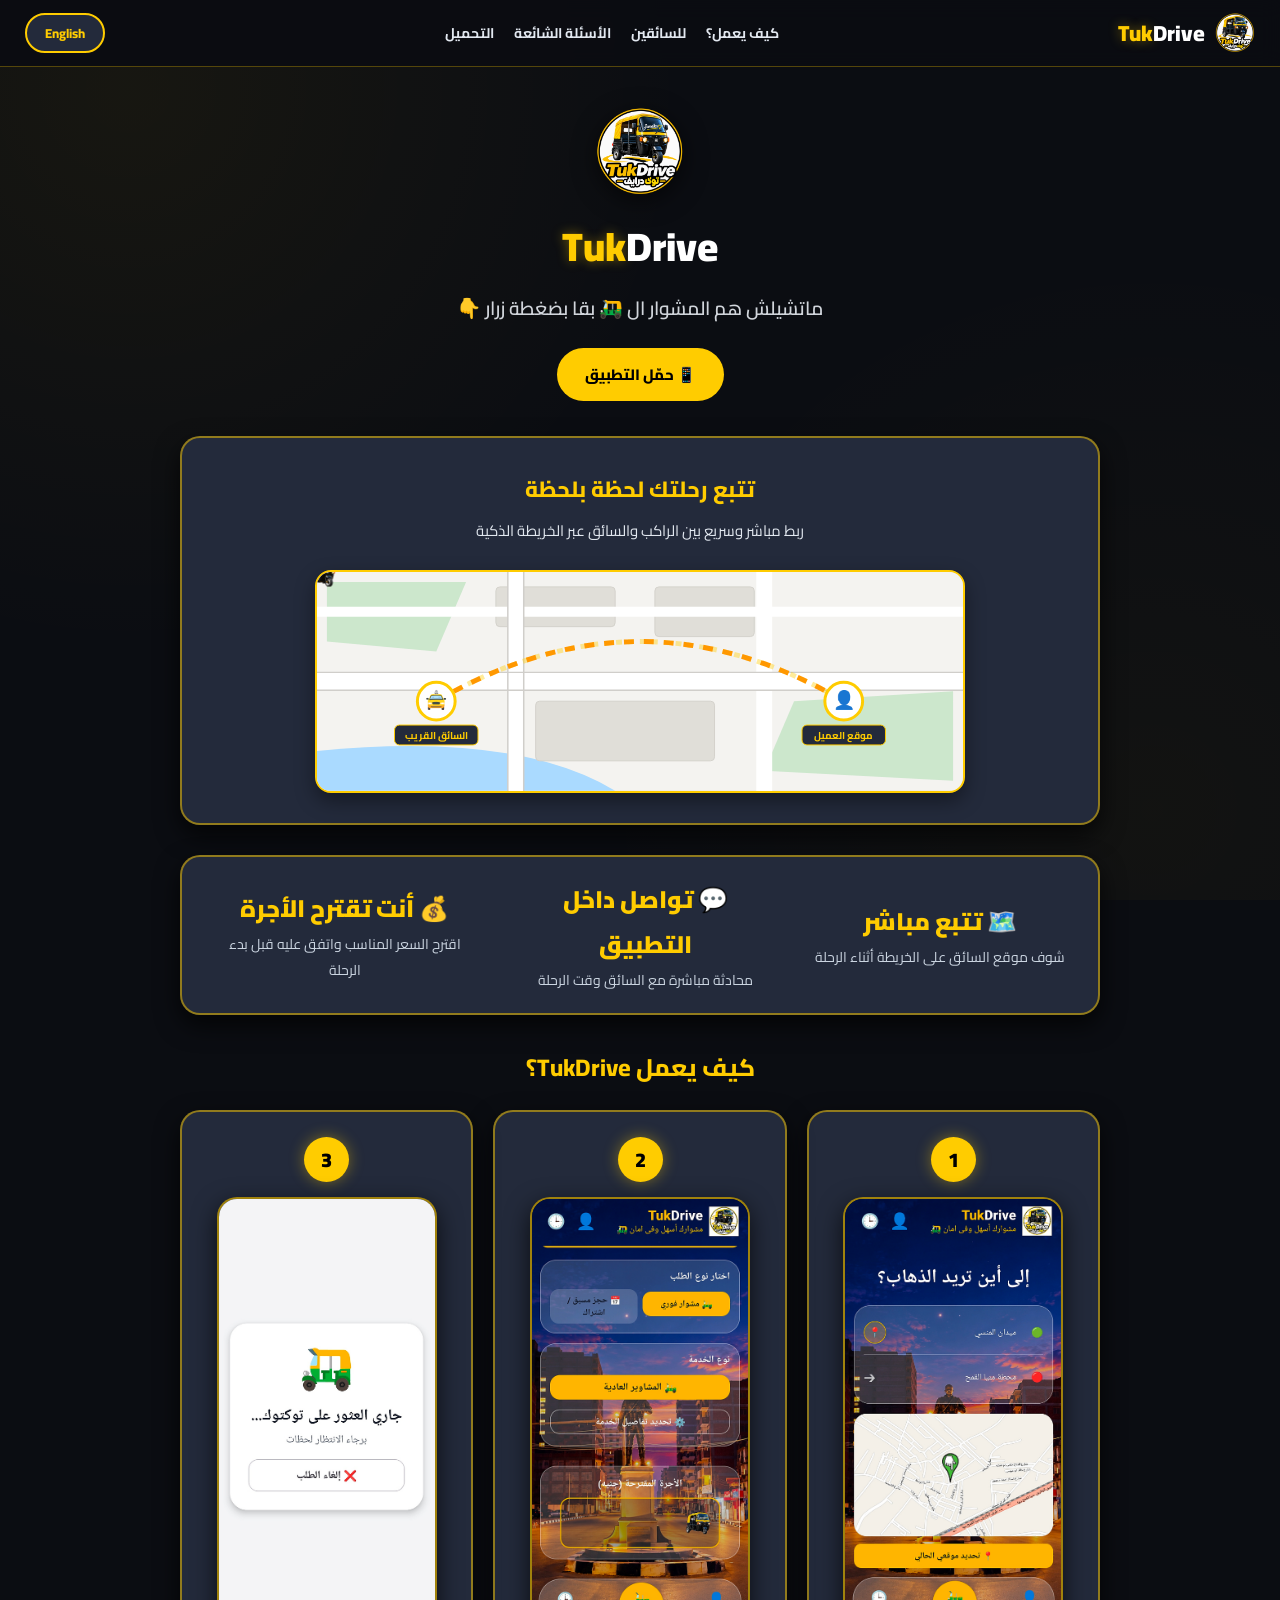
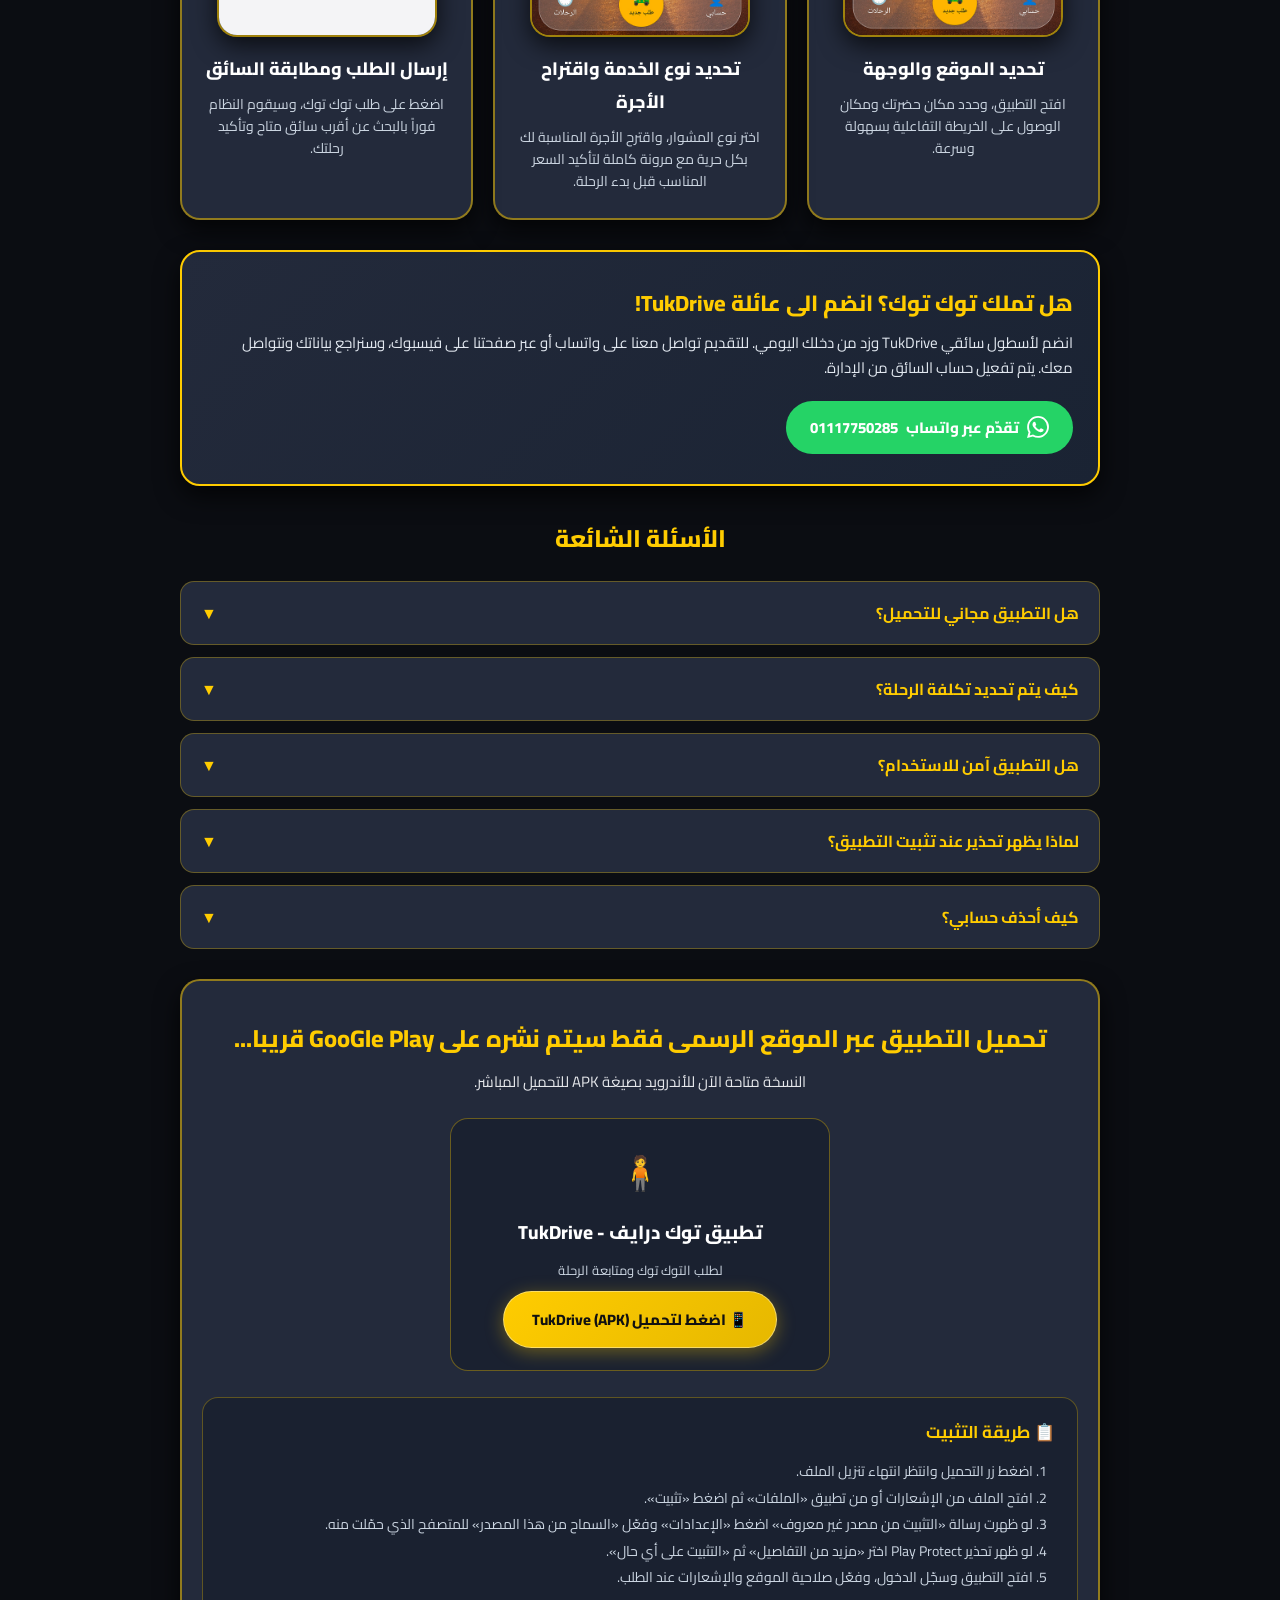
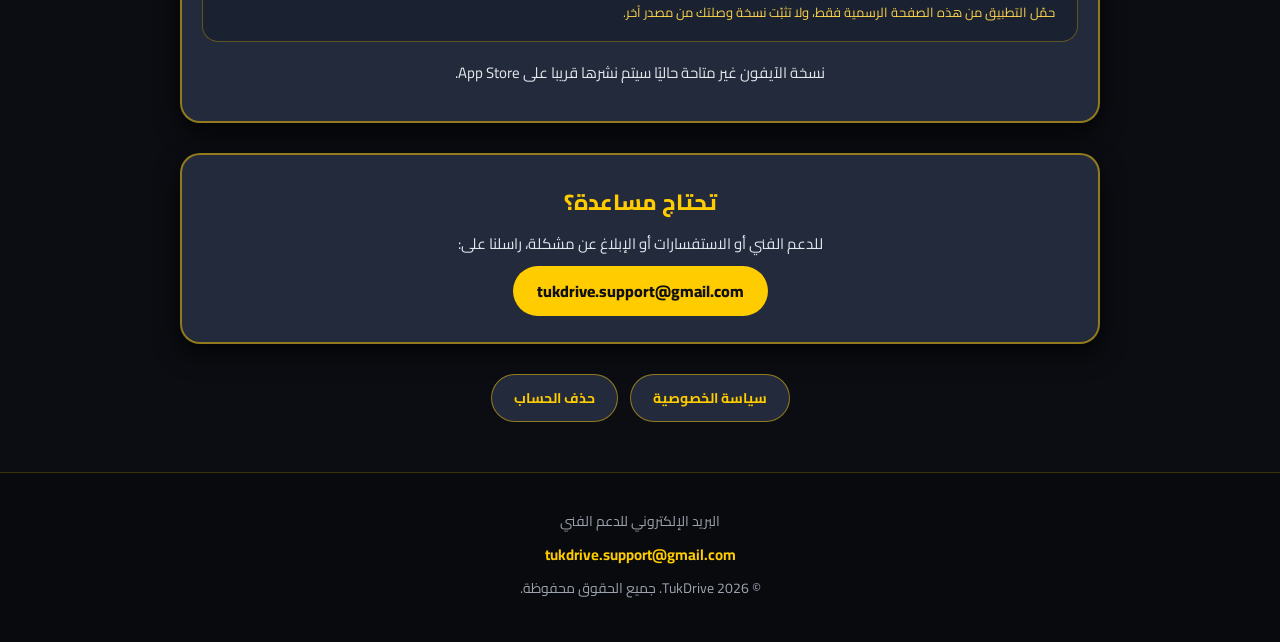
<file: index.html>
<!DOCTYPE html>
<html lang="ar" dir="rtl">
<head>
    <meta charset="UTF-8">
    <meta name="viewport" content="width=device-width, initial-scale=1.0">
    <title>TukDrive - منصة طلب التوك توك الذكية</title>
    <meta name="description" content="TukDrive - اطلب توك توك من موبايلك، اقترح الأجرة وتابع السائق على الخريطة. تحميل مباشر لتطبيق العميل .">
    <meta name="theme-color" content="#ffcc00">
    <link rel="canonical" href="https://www.tukdrive.com/">
    <meta property="og:title" content="TukDrive - منصة طلب التوك توك الذكية">
    <meta property="og:description" content="اطلب توك توك بضغطة زر وتتبع رحلتك لحظة بلحظة">
    <meta property="og:image" content="https://www.tukdrive.com/logo.png">
    <meta property="og:url" content="https://www.tukdrive.com/">
    <meta property="og:type" content="website">
    <meta name="twitter:card" content="summary">
    <link rel="icon" type="image/png" href="logo.png">
    <link rel="apple-touch-icon" href="logo.png">
    <link rel="preconnect" href="https://fonts.googleapis.com">
    <link rel="preconnect" href="https://fonts.gstatic.com" crossorigin>
    <link href="https://fonts.googleapis.com/css2?family=Cairo:wght@400;600;700;800;900&display=swap" rel="stylesheet">
    <style>
        * { margin: 0; padding: 0; box-sizing: border-box; scroll-behavior: smooth; }
        body { font-family: 'Cairo', sans-serif; background: #0b0d12; background-image: radial-gradient(circle at 10% 10%, rgba(255, 204, 0, 0.05) 0%, transparent 40%), radial-gradient(circle at 90% 90%, rgba(255, 204, 0, 0.03) 0%, transparent 40%); background-attachment: fixed; color: #f0f0f0; min-height: 100vh; overflow-x: hidden; }
        a:focus-visible, button:focus-visible { outline: 3px solid #ffcc00; outline-offset: 3px; }
        .glass-panel { background: #232a3b !important; border: 2px solid rgba(255, 204, 0, 0.5); box-shadow: 0 10px 25px rgba(0, 0, 0, 0.7); border-radius: 20px; transition: all 0.3s ease; }
        .glass-panel:hover { background: #2c354a !important; border-color: #ffcc00; box-shadow: 0 12px 30px rgba(255, 204, 0, 0.2); }
        nav { position: sticky; top: 0; z-index: 1000; background: rgba(11, 13, 18, 0.92); backdrop-filter: blur(10px); border-bottom: 1px solid rgba(255, 204, 0, 0.3); padding: 12px 25px; display: flex; justify-content: space-between; align-items: center; }
        .nav-brand { display: flex; align-items: center; gap: 10px; text-decoration: none; }
        .nav-logo { width: 40px; height: auto; }
        .nav-title { font-size: 22px; font-weight: 900; }
        .nav-links { display: flex; gap: 20px; align-items: center; }
        .nav-links a { color: #e2e8f0; text-decoration: none; font-size: 14px; font-weight: 700; transition: color 0.3s; }
        .nav-links a:hover { color: #ffcc00; }
        .lang-btn { background: #232a3b; color: #ffcc00; border: 2px solid #ffcc00; padding: 6px 18px; border-radius: 30px; cursor: pointer; font-weight: 800; font-family: 'Cairo', sans-serif; font-size: 13px; transition: all 0.3s ease; }
        .lang-btn:hover { background: #ffcc00; color: #000; box-shadow: 0 4px 15px rgba(255, 204, 0, 0.5); }
        header { text-align: center; padding: 40px 20px 20px 20px; }
        .logo-main { width: 90px; height: auto; display: block; margin: 0 auto 12px auto; filter: drop-shadow(0 6px 12px rgba(0,0,0,0.6)); }
        header h1 { font-size: 40px; font-weight: 900; margin-bottom: 6px; }
        .txt-tuk { color: #ffcc00; text-shadow: 0 0 12px rgba(255, 204, 0, 0.4); }
        .txt-drive { color: #ffffff; }
        header p { font-size: 19px; color: #d1d5db; font-weight: 600; }
        .hero-cta { margin-top: 22px; display: flex; justify-content: center; flex-wrap: wrap; gap: 12px; }
        .container { max-width: 960px; margin: auto; padding: 15px 20px 50px 20px; }
        .map-card { padding: 30px 20px; text-align: center; margin-bottom: 30px; }
        .map-card h2 { font-size: 22px; color: #ffcc00; margin-bottom: 6px; font-weight: 800; }
        .map-card p.subtitle { font-size: 15px; color: #e2e8f0; margin-bottom: 25px; }
        .map-container { position: relative; width: 100%; max-width: 650px; margin: 0 auto; background: #e5e3df; border-radius: 16px; border: 2px solid #ffcc00; overflow: hidden; direction: ltr !important; box-shadow: 0 8px 20px rgba(0,0,0,0.4); }
        .map-svg-main { width: 100%; height: auto; display: block; }
        .route-line-bg { fill: none; stroke: rgba(255, 204, 0, 0.4); stroke-width: 5; stroke-dasharray: 6 6; }
        .route-line-animated { fill: none; stroke: #ff9800; stroke-width: 5; stroke-dasharray: 10 10; animation: moveRoute 3s linear infinite; }
        @keyframes moveRoute { 0% { stroke-dashoffset: 20; } 100% { stroke-dashoffset: 0; } }
        .tuk-moving-group { animation: tukCurveMotion 6s ease-in-out infinite; }
        @keyframes tukCurveMotion {
            0% { transform: translate(120px, 130px) scaleX(1); }
            25% { transform: translate(325px, 60px) scaleX(1); }
            50% { transform: translate(530px, 130px) scaleX(1); }
            50.1% { transform: translate(530px, 130px) scaleX(-1); }
            75% { transform: translate(325px, 60px) scaleX(-1); }
            100% { transform: translate(120px, 130px) scaleX(-1); }
        }
        @media (prefers-reduced-motion: reduce) { .tuk-moving-group, .route-line-animated { animation: none; } }

        .stats-bar { display: flex; justify-content: space-around; align-items: center; padding: 20px; margin-bottom: 30px; flex-wrap: wrap; gap: 15px; text-align: center; }
        .stat-item { max-width: 260px; }
        .stat-item h4 { font-size: 24px; color: #ffcc00; font-weight: 900; }
        .stat-item p { font-size: 14px; color: #cbd5e1; }
        .section-title { text-align: center; font-size: 24px; color: #ffcc00; font-weight: 800; margin-bottom: 20px; }
        .steps-grid { display: grid; grid-template-columns: repeat(auto-fit, minmax(260px, 1fr)); gap: 20px; margin-bottom: 30px; }
        .step-card { padding: 25px 20px; text-align: center; display: flex; flex-direction: column; align-items: center; }
        .step-num { width: 45px; height: 45px; background: #ffcc00; color: #000; font-weight: 900; font-size: 20px; border-radius: 50%; display: flex; align-items: center; justify-content: center; margin-bottom: 15px; box-shadow: 0 0 15px rgba(255, 204, 0, 0.4); }
        .app-screenshot-wrapper { width: 100%; max-width: 220px; height: 440px; margin-bottom: 15px; border-radius: 20px; overflow: hidden; border: 2px solid rgba(255, 204, 0, 0.6); box-shadow: 0 8px 25px rgba(0, 0, 0, 0.7); background: #11151e; display: flex; align-items: center; justify-content: center; }
        .app-screenshot { width: 100%; height: 100%; object-fit: cover; transition: transform 0.3s ease; }
        .step-card:hover .app-screenshot { transform: scale(1.03); }
        .step-card h3 { font-size: 18px; color: #ffffff; margin-bottom: 8px; font-weight: 800; }
        .step-card p { font-size: 14px; color: #cbd5e1; line-height: 1.6; }
        .driver-banner { padding: 30px 25px; margin-bottom: 30px; background: linear-gradient(135deg, #232a3b 0%, #1a2333 100%) !important; border: 2px solid #ffcc00; display: flex; justify-content: space-between; align-items: center; flex-wrap: wrap; gap: 20px; }
        .driver-info h2 { font-size: 22px; color: #ffcc00; margin-bottom: 6px; font-weight: 800; }
        .driver-info p { font-size: 15px; color: #e2e8f0; line-height: 1.7; }
        .driver-btn { background: #ffcc00; color: #000; padding: 12px 28px; border-radius: 30px; font-weight: 800; text-decoration: none; font-size: 15px; transition: all 0.3s ease; white-space: nowrap; }
        .driver-btn:hover { box-shadow: 0 0 20px rgba(255, 204, 0, 0.6); transform: translateY(-2px); }
        .driver-actions { display: flex; flex-direction: column; gap: 10px; align-items: stretch; }
        .wa-btn, .fb-btn { display: inline-flex; align-items: center; justify-content: center; gap: 8px; padding: 12px 24px; border-radius: 30px; font-weight: 800; font-size: 15px; text-decoration: none; color: #fff; transition: all 0.3s ease; white-space: nowrap; }
        .wa-btn { background: #25D366; }
        .fb-btn { background: #1877F2; }
        .fb-btn[hidden] { display: none; }
        .wa-btn:hover, .fb-btn:hover { transform: translateY(-2px); box-shadow: 0 6px 20px rgba(0, 0, 0, 0.4); }
        .faq-section { margin-bottom: 30px; }
        .faq-item { margin-bottom: 12px; border-radius: 14px; overflow: hidden; background: #232a3b; border: 1px solid rgba(255, 204, 0, 0.3); }
        .faq-question { width: 100%; background: none; border: 0; font-family: inherit; text-align: start; padding: 16px 20px; font-weight: 700; color: #ffcc00; cursor: pointer; display: flex; justify-content: space-between; align-items: center; font-size: 16px; }
        .faq-answer { padding: 0 20px 16px 20px; color: #cbd5e1; font-size: 14px; line-height: 1.7; display: none; }
        .faq-item.active .faq-answer { display: block; }

        .download { padding: 35px 20px; text-align: center; margin-bottom: 30px; }
        .download h2 { font-size: 24px; color: #ffcc00; margin-bottom: 8px; font-weight: 800; }
        .download > p { font-size: 15px; color: #e5e7eb; line-height: 1.7; }
        .download-grid { margin: 24px auto 0; max-width: 380px; display: grid; grid-template-columns: 1fr; gap: 18px; text-align: center; }
        .app-box { background: #1a2130; border: 1px solid rgba(255, 204, 0, 0.35); border-radius: 18px; padding: 22px 16px; display: flex; flex-direction: column; align-items: center; gap: 10px; }
        .app-box h3 { font-size: 19px; color: #fff; font-weight: 800; }
        .app-box .app-desc { font-size: 13px; color: #cbd5e1; line-height: 1.6; }
        .android-btn { display: inline-flex; align-items: center; justify-content: center; padding: 13px 28px; border-radius: 30px; font-weight: 800; font-size: 15px; text-decoration: none; background: linear-gradient(135deg, #ffcc00 0%, #e6b800 100%); color: #111; box-shadow: 0 4px 18px rgba(255, 204, 0, 0.35); border: 1px solid rgba(255, 255, 255, 0.4); transition: all 0.3s ease; }
        .android-btn:hover { transform: translateY(-2px); box-shadow: 0 6px 22px rgba(255, 204, 0, 0.5); }
        .release-meta { display: none; font-size: 12px; color: #9ca3af; line-height: 1.7; word-break: break-all; direction: ltr; text-align: center; }
        .release-meta.show { display: block; }
        .release-meta code { color: #ffcc00; font-size: 11px; }
        .ios-note { margin-top: 18px; font-size: 13px; color: #9ca3af; }

        .install-guide { text-align: start; margin-top: 26px; background: #1a2130; border: 1px solid rgba(255, 204, 0, 0.3); border-radius: 16px; padding: 18px 22px; }
        .install-guide h3 { color: #ffcc00; font-size: 17px; margin-bottom: 10px; }
        .install-guide ol { padding-inline-start: 22px; color: #cbd5e1; font-size: 14px; line-height: 1.9; }
        .install-guide .warn { margin-top: 10px; font-size: 13px; color: #fcd34d; line-height: 1.7; }

        .contact-card { padding: 26px 20px; text-align: center; margin-bottom: 30px; }
        .contact-card h2 { font-size: 22px; color: #ffcc00; margin-bottom: 8px; font-weight: 800; }
        .contact-card p { font-size: 15px; color: #e2e8f0; line-height: 1.7; }
        .contact-card a.mail { display: inline-block; margin-top: 10px; color: #111; background: #ffcc00; padding: 10px 24px; border-radius: 30px; font-weight: 800; text-decoration: none; direction: ltr; }

        .legal-buttons { text-align: center; margin-top: 25px; display: flex; justify-content: center; flex-wrap: wrap; gap: 12px; }
        .btn-secondary { text-decoration: none; background: #232a3b; color: #ffcc00; padding: 10px 22px; border-radius: 30px; font-size: 14px; font-weight: 700; border: 1px solid rgba(255, 204, 0, 0.5); transition: all 0.3s ease; }
        .btn-secondary:hover { background: rgba(255, 204, 0, 0.2); color: #fff; }
        footer { text-align: center; padding: 35px 20px; background: #080a0d; border-top: 1px solid rgba(255, 204, 0, 0.2); color: #9ca3af; }
        footer p { font-size: 14px; margin-bottom: 6px; }
        .email { color: #ffcc00; font-weight: 700; font-size: 15px; }
        @media(max-width:768px){ header h1 { font-size: 32px; } .nav-links a { display: none; } .driver-banner { text-align: center; justify-content: center; } .app-screenshot-wrapper { height: 380px; } }
    </style>
</head>
<body>
    <nav>
        <a href="#" class="nav-brand" aria-label="TukDrive">
            <img src="logo.png" alt="TukDrive" class="nav-logo" width="40" height="40">
            <span class="nav-title"><span class="txt-tuk">Tuk</span><span class="txt-drive">Drive</span></span>
        </a>
        <div class="nav-links">
            <a href="#how-it-works" data-i18n="navHow">كيف يعمل؟</a>
            <a href="#drivers" data-i18n="navDrivers">للسائقين</a>
            <a href="#faq" data-i18n="navFaq">الأسئلة الشائعة</a>
            <a href="#download" data-i18n="navDownload">التحميل</a>
        </div>
        <button class="lang-btn" id="langBtn" type="button" onclick="toggleLanguage()">English</button>
    </nav>

    <header>
        <img src="logo.png" alt="TukDrive" class="logo-main" width="90" height="90">
        <h1><span class="txt-tuk">Tuk</span><span class="txt-drive">Drive</span></h1>
        <p data-i18n="subtitle">ماتشيلش هم المشوار
            ال 🛺 بقا بضغطة زرار 👇</p>
        <div class="hero-cta">
            <a href="#download" class="driver-btn" data-i18n="heroDownload">📱 حمّل التطبيق</a>
        </div>
    </header>

    <main class="container">
        <section class="map-card glass-panel">
            <h2 data-i18n="mapTitle">تتبع رحلتك لحظة بلحظة</h2>
            <p class="subtitle" data-i18n="mapSubtitle">ربط مباشر وسريع بين الراكب والسائق عبر الخريطة الذكية</p>
            <div class="map-container">
                <svg class="map-svg-main" viewBox="0 0 650 220" xmlns="http://www.w3.org/2000/svg" role="img" aria-label="رسم توضيحي لمسار توك توك بين السائق والعميل">
                    <rect x="0" y="0" width="650" height="220" fill="#f4f3f0"/>
                    <path d="M 10,10 L 150,10 L 120,80 L 10,70 Z" fill="#c8e6c9" opacity="0.9"/>
                    <path d="M 480,130 L 640,120 L 640,210 L 450,200 Z" fill="#c8e6c9" opacity="0.9"/>
                    <path d="M 0,180 Q 200,160 300,220 L 0,220 Z" fill="#aadaff"/>
                    <rect x="180" y="15" width="120" height="40" rx="4" fill="#e0ded8" stroke="#d4d2cc"/>
                    <rect x="340" y="15" width="100" height="50" rx="4" fill="#e0ded8" stroke="#d4d2cc"/>
                    <rect x="220" y="130" width="180" height="60" rx="4" fill="#e0ded8" stroke="#d4d2cc"/>
                    <g stroke="#ffffff" stroke-linecap="round" stroke-linejoin="round">
                        <path d="M 0,110 L 650,110" stroke-width="18"/>
                        <path d="M 200,0 L 200,220" stroke-width="16"/>
                        <path d="M 450,0 L 450,220" stroke-width="16"/>
                        <path d="M 0,40 L 650,40" stroke-width="10"/>
                    </g>
                    <g stroke="#d0ceca" stroke-linecap="round" stroke-linejoin="round" fill="none">
                        <path d="M 0,101 L 650,101" stroke-width="1.5"/>
                        <path d="M 0,119 L 650,119" stroke-width="1.5"/>
                        <path d="M 192,0 L 192,220" stroke-width="1.5"/>
                        <path d="M 208,0 L 208,220" stroke-width="1.5"/>
                    </g>
                    <path d="M 120,130 Q 325,10 530,130" class="route-line-bg" />
                    <path d="M 120,130 Q 325,10 530,130" class="route-line-animated" />
                    <g transform="translate(120, 130)">
                        <circle r="19" fill="#ffffff" stroke="#ffcc00" stroke-width="3" />
                        <text y="5" font-size="18" text-anchor="middle">🚖</text>
                        <rect x="-42" y="24" width="84" height="20" rx="5" fill="#232a3b" stroke="#ffcc00" stroke-width="1" />
                        <text id="driverLabel" y="38" font-size="10" font-weight="bold" fill="#ffcc00" text-anchor="middle">السائق القريب</text>
                    </g>
                    <g transform="translate(530, 130)">
                        <circle r="19" fill="#ffffff" stroke="#ffcc00" stroke-width="3" />
                        <text y="5" font-size="18" text-anchor="middle">👤</text>
                        <rect x="-42" y="24" width="84" height="20" rx="5" fill="#232a3b" stroke="#ffcc00" stroke-width="1" />
                        <text id="passengerLabel" y="38" font-size="10" font-weight="bold" fill="#ffcc00" text-anchor="middle">موقع العميل</text>
                    </g>
                    <g class="tuk-moving-group">
                        <image href="moving-tuktuk.png" x="-22" y="-22" width="44" height="44" />
                    </g>
                </svg>
            </div>
        </section>

        <!-- ملاحظة: تم استبدال الأرقام غير الموثّقة (+10,000 رحلة / 3 دقائق / 100%) بمميزات حقيقية في التطبيق -->
        <section class="stats-bar glass-panel">
            <div class="stat-item">
                <h4 data-i18n="feat1T">🗺️ تتبع مباشر</h4>
                <p data-i18n="feat1D">شوف موقع السائق على الخريطة أثناء الرحلة</p>
            </div>
            <div class="stat-item">
                <h4 data-i18n="feat2T">💬 تواصل داخل التطبيق</h4>
                <p data-i18n="feat2D">محادثة مباشرة مع السائق وقت الرحلة</p>
            </div>
            <div class="stat-item">
                <h4 data-i18n="feat3T">💰 أنت تقترح الأجرة</h4>
                <p data-i18n="feat3D">اقترح السعر المناسب واتفق عليه قبل بدء الرحلة</p>
            </div>
        </section>

        <section id="how-it-works">
            <h2 class="section-title" data-i18n="howTitle">كيف يعمل TukDrive؟</h2>
            <div class="steps-grid">
                <div class="step-card glass-panel">
                    <div class="step-num">1</div>
                    <div class="app-screenshot-wrapper">
                        <img src="step1.jpg" alt="تحديد الموقع والوجهة" class="app-screenshot" loading="lazy">
                    </div>
                    <h3 data-i18n="step1Title">تحديد الموقع والوجهة</h3>
                    <p data-i18n="step1Desc">افتح التطبيق، وحدد مكان حضرتك ومكان الوصول على الخريطة التفاعلية بسهولة وسرعة.</p>
                </div>
                <div class="step-card glass-panel">
                    <div class="step-num">2</div>
                    <div class="app-screenshot-wrapper">
                        <img src="step2.jpg" alt="تحديد الخدمة واقتراح الأجرة" class="app-screenshot" loading="lazy">
                    </div>
                    <h3 data-i18n="step2Title">تحديد نوع الخدمة واقتراح الأجرة</h3>
                    <p data-i18n="step2Desc">اختر نوع المشوار، واقترح الأجرة المناسبة لك بكل حرية مع مرونة كاملة لتأكيد السعر المناسب قبل بدء الرحلة.</p>
                </div>
                <div class="step-card glass-panel">
                    <div class="step-num">3</div>
                    <div class="app-screenshot-wrapper">
                        <img src="step3.jpg" alt="إرسال الطلب ومطابقة السائق" class="app-screenshot" loading="lazy">
                    </div>
                    <h3 data-i18n="step3Title">إرسال الطلب ومطابقة السائق</h3>
                    <p data-i18n="step3Desc">اضغط على طلب توك توك، وسيقوم النظام فوراً بالبحث عن أقرب سائق متاح وتأكيد رحلتك.</p>
                </div>
            </div>
        </section>

        <!-- تطبيق السائق مفيهوش تسجيل ذاتي: الحساب بيتفعّل من الإدارة (approved)، فالزرار بيدعو لطلب الانضمام بالإيميل -->
        <section id="drivers" class="driver-banner glass-panel">
            <div class="driver-info">
                <h2 data-i18n="driverTitle">هل تملك توك توك؟ انضم الى عائلة TukDrive!</h2>
                <p data-i18n="driverDesc">انضم لأسطول سائقي TukDrive وزد من دخلك اليومي. للتقديم تواصل معنا على واتساب أو عبر صفحتنا على فيسبوك، وسنراجع بياناتك ونتواصل معك. يتم تفعيل حساب السائق من الإدارة.</p>
            </div>
            <div class="driver-actions">
                <a href="https://wa.me/201117750285?text=%D8%A3%D8%B1%D9%8A%D8%AF%20%D8%A7%D9%84%D8%AA%D9%82%D8%AF%D9%8A%D9%85%20%D9%83%D8%B3%D8%A7%D8%A6%D9%82%20%D9%81%D9%8A%20TukDrive" class="wa-btn" target="_blank" rel="noopener">
                    <svg viewBox="0 0 24 24" width="22" height="22" fill="#fff" aria-hidden="true"><path d="M17.472 14.382c-.297-.149-1.758-.867-2.03-.967-.273-.099-.471-.148-.67.15-.197.297-.767.966-.94 1.164-.173.199-.347.223-.644.075-.297-.15-1.255-.463-2.39-1.475-.883-.788-1.48-1.761-1.653-2.059-.173-.297-.018-.458.13-.606.134-.133.298-.347.446-.52.149-.174.198-.298.298-.497.099-.198.05-.371-.025-.52-.075-.149-.669-1.612-.916-2.207-.242-.579-.487-.5-.669-.51-.173-.008-.371-.01-.57-.01-.198 0-.52.074-.792.372-.272.297-1.04 1.016-1.04 2.479 0 1.462 1.065 2.875 1.213 3.074.149.198 2.096 3.2 5.077 4.487.709.306 1.262.489 1.694.625.712.227 1.36.195 1.871.118.571-.085 1.758-.719 2.006-1.413.248-.694.248-1.289.173-1.413-.074-.124-.272-.198-.57-.347m-5.421 7.403h-.004a9.87 9.87 0 01-5.031-1.378l-.361-.214-3.741.982.998-3.648-.235-.374a9.86 9.86 0 01-1.51-5.26c.001-5.45 4.436-9.884 9.888-9.884 2.64 0 5.122 1.03 6.988 2.898a9.825 9.825 0 012.893 6.994c-.003 5.45-4.437 9.884-9.885 9.884m8.413-18.297A11.815 11.815 0 0012.05 0C5.495 0 .16 5.335.157 11.892c0 2.096.547 4.142 1.588 5.945L.057 24l6.305-1.654a11.882 11.882 0 005.683 1.448h.005c6.554 0 11.89-5.335 11.893-11.893a11.821 11.821 0 00-3.48-8.413Z"/></svg>
                    <span data-i18n="driverWA">تقدّم عبر واتساب</span>
                    <span dir="ltr">01117750285</span>
                </a>
                <a href="#" class="fb-btn" id="fbBtn" target="_blank" rel="noopener" hidden>
                    <span aria-hidden="true">📘</span>
                    <span data-i18n="driverFB">أو عبر صفحتنا على فيسبوك</span>
                </a>
            </div>
        </section>

        <section id="faq" class="faq-section">
            <h2 class="section-title" data-i18n="faqTitle">الأسئلة الشائعة</h2>
            <div class="faq-item">
                <button class="faq-question" type="button" aria-expanded="false" onclick="toggleFaq(this)">
                    <span data-i18n="q1">هل التطبيق مجاني للتحميل؟</span><span aria-hidden="true">▼</span>
                </button>
                <div class="faq-answer" data-i18n="a1">نعم، تطبيق TukDrive مجاني للتحميل والاستخدام سواء للركاب أو السائقين.</div>
            </div>
            <div class="faq-item">
                <button class="faq-question" type="button" aria-expanded="false" onclick="toggleFaq(this)">
                    <span data-i18n="q2">كيف يتم تحديد تكلفة الرحلة؟</span><span aria-hidden="true">▼</span>
                </button>
                <div class="faq-answer" data-i18n="a2">يقوم العميل باقتراح السعر المناسب للمشوار أولاً، ويتم قبوله أو التفاوض عليه مع السائق قبل بدء الرحلة.</div>
            </div>
            <div class="faq-item">
                <button class="faq-question" type="button" aria-expanded="false" onclick="toggleFaq(this)">
                    <span data-i18n="q3">هل التطبيق آمن للاستخدام؟</span><span aria-hidden="true">▼</span>
                </button>
                <div class="faq-answer" data-i18n="a3">لا يستطيع أي سائق استقبال الطلبات قبل أن تفعّل الإدارة حسابه. وتظهر لك بيانات السائق وموقعه على الخريطة أثناء الرحلة، ويمكنك التواصل مع الدعم من داخل التطبيق.</div>
            </div>
            <div class="faq-item">
                <button class="faq-question" type="button" aria-expanded="false" onclick="toggleFaq(this)">
                    <span data-i18n="q4">لماذا يظهر تحذير عند تثبيت التطبيق؟</span><span aria-hidden="true">▼</span>
                </button>
                <div class="faq-answer" data-i18n="a4">لأن التطبيق يُحمَّل مباشرة من موقعنا وليس من متجر تطبيقات، فيطلب أندرويد منك السماح بالتثبيت من هذا المصدر. حمّل الملف من هذه الصفحة فقط، ويمكنك التأكد منه ببصمة SHA-256 الظاهرة تحت زر التحميل.</div>
            </div>
            <div class="faq-item">
                <button class="faq-question" type="button" aria-expanded="false" onclick="toggleFaq(this)">
                    <span data-i18n="q5">كيف أحذف حسابي؟</span><span aria-hidden="true">▼</span>
                </button>
                <div class="faq-answer"><span data-i18n="a5">من صفحة حذف الحساب:</span> <a href="delete-account.html" style="color:#ffcc00" data-i18n="a5Link">طريقة حذف الحساب</a></div>
            </div>
        </section>

        <section id="download" class="download glass-panel">
            <h2 data-i18n="downloadTitle">تحميل التطبيق عبر الموقع الرسمى فقط
            سيتم نشره على
                GooGle Play
                قريبا...</h2>
            <p data-i18n="downloadDesc">النسخة متاحة الآن للأندرويد بصيغة APK للتحميل المباشر.</p>

            <div class="download-grid">
                <div class="app-box">
                    <div style="font-size:34px" aria-hidden="true">🧍</div>
                    <h3 data-i18n="custName">تطبيق توك درايف - TukDrive</h3>
                    <p class="app-desc" data-i18n="custDesc">لطلب التوك توك ومتابعة الرحلة</p>
                    <a href="./TukDrive.apk" download="TukDrive.apk" class="android-btn" data-i18n="dlAndroid">📱 اضغط لتحميل TukDrive (APK)</a>
                    <div class="release-meta" id="meta-customer"></div>
                </div>
            </div>

            <div class="install-guide">
                <h3 data-i18n="installTitle">📋 طريقة التثبيت</h3>
                <ol>
                    <li data-i18n="inst1">اضغط زر التحميل وانتظر انتهاء تنزيل الملف.</li>
                    <li data-i18n="inst2">افتح الملف من الإشعارات أو من تطبيق «الملفات» ثم اضغط «تثبيت».</li>
                    <li data-i18n="inst3">لو ظهرت رسالة «التثبيت من مصدر غير معروف» اضغط «الإعدادات» وفعّل «السماح من هذا المصدر» للمتصفح الذي حمّلت منه.</li>
                    <li data-i18n="inst4">لو ظهر تحذير Play Protect اختر «مزيد من التفاصيل» ثم «التثبيت على أي حال».</li>
                    <li data-i18n="inst5">افتح التطبيق وسجّل الدخول، وفعّل صلاحية الموقع والإشعارات عند الطلب.</li>
                </ol>
                <p class="warn" data-i18n="instWarn">حمّل التطبيق من هذه الصفحة الرسمية فقط، ولا تثبّت نسخة وصلتك من مصدر آخر.</p>
            </div>

            <p class="ios-note" data-i18n="iosNote">نسخة الآيفون غير متاحة حاليًا سيتم نشرها قريبا على App Store.</p>
        </section>

        <section class="contact-card glass-panel">
            <h2 data-i18n="contactTitle">تحتاج مساعدة؟</h2>
            <p data-i18n="contactDesc">للدعم الفني أو الاستفسارات أو الإبلاغ عن مشكلة، راسلنا على:</p>
            <a class="mail" href="mailto:tukdrive.support@gmail.com">tukdrive.support@gmail.com</a>
        </section>

        <div class="legal-buttons">
            <a href="privacy.html" class="btn-secondary" data-i18n="privacyBtn">سياسة الخصوصية</a>
            <a href="delete-account.html" class="btn-secondary" data-i18n="deleteBtn">حذف الحساب</a>
        </div>
    </main>

    <footer>
        <p data-i18n="supportText">البريد الإلكتروني للدعم الفني</p>
        <p class="email">tukdrive.support@gmail.com</p>
        <p>© 2026 TukDrive. <span data-i18n="rights">جميع الحقوق محفوظة.</span></p>
    </footer>

    <script>
        const T = {
            ar: {
                navHow: "كيف يعمل؟", navDrivers: "للسائقين", navFaq: "الأسئلة الشائعة", navDownload: "التحميل",
                subtitle: "تطبيق طلب التوك توك الذكي بسهولة وسرعة", heroDownload: "📱 حمّل التطبيق",
                mapTitle: "تتبع رحلتك لحظة بلحظة", mapSubtitle: "ربط مباشر وسريع بين الراكب والسائق عبر الخريطة الذكية",
                passenger: "موقع العميل", driver: "السائق القريب",
                feat1T: "🗺️ تتبع مباشر", feat1D: "شوف موقع السائق على الخريطة أثناء الرحلة",
                feat2T: "💬 تواصل داخل التطبيق", feat2D: "محادثة مباشرة مع السائق وقت الرحلة",
                feat3T: "💰 أنت تقترح الأجرة", feat3D: "اقترح السعر المناسب واتفق عليه قبل بدء الرحلة",
                howTitle: "كيف يعمل TukDrive؟",
                step1Title: "تحديد الموقع والوجهة", step1Desc: "افتح التطبيق، وحدد نقطة الانطلاق ومكان الوصول على الخريطة التفاعلية بسهولة وسرعة.",
                step2Title: "تحديد نوع الخدمة واقتراح الأجرة", step2Desc: "اختر نوع المشوار، واقترح الأجرة المناسبة لك بكل حرية مع مرونة كاملة لتأكيد السعر المناسب قبل بدء الرحلة.",
                step3Title: "إرسال الطلب ومطابقة السائق", step3Desc: "اضغط على طلب توك توك، وسيقوم النظام فوراً بالبحث عن أقرب سائق متاح وتأكيد رحلتك.",
                driverTitle: "هل تملك توك توك؟ انضم إلينا!",
                driverDesc: "انضم لأسطول سائقي TukDrive وزد من دخلك اليومي. للتقديم تواصل معنا على واتساب أو عبر صفحتنا على فيسبوك، وسنراجع بياناتك ونتواصل معك. يتم تفعيل حساب السائق من الإدارة.",
                driverWA: "تقدّم عبر واتساب", driverFB: "أو عبر صفحتنا على فيسبوك",
                faqTitle: "الأسئلة الشائعة",
                q1: "هل التطبيق مجاني للتحميل؟", a1: "نعم، تطبيق TukDrive مجاني للتحميل والاستخدام سواء للركاب أو السائقين.",
                q2: "كيف يتم تحديد تكلفة الرحلة؟", a2: "يقوم العميل باقتراح السعر المناسب للمشوار أولاً، ويتم قبوله أو التفاوض عليه مع السائق قبل بدء الرحلة.",
                q3: "هل التطبيق آمن للاستخدام؟", a3: "لا يستطيع أي سائق استقبال الطلبات قبل أن تفعّل الإدارة حسابه. وتظهر لك بيانات السائق وموقعه على الخريطة أثناء الرحلة، ويمكنك التواصل مع الدعم من داخل التطبيق.",
                q4: "لماذا يظهر تحذير عند تثبيت التطبيق؟", a4: "لأن التطبيق يُحمَّل مباشرة من موقعنا وليس من متجر تطبيقات، فيطلب أندرويد منك السماح بالتثبيت من هذا المصدر. حمّل الملف من هذه الصفحة فقط، ويمكنك التأكد منه ببصمة SHA-256 الظاهرة تحت زر التحميل.",
                q5: "كيف أحذف حسابي؟", a5: "من صفحة حذف الحساب:", a5Link: "طريقة حذف الحساب",
                downloadTitle: "تحميل التطبيق", downloadDesc: "النسخة متاحة الآن للأندرويد بصيغة APK للتحميل المباشر.",
                custName: "تطبيق العميل", custDesc: "لطلب التوك توك ومتابعة الرحلة",
                dlAndroid: "📱 تحميل أندرويد (APK)",
                installTitle: "📋 طريقة التثبيت",
                inst1: "اضغط زر التحميل وانتظر انتهاء تنزيل الملف.",
                inst2: "افتح الملف من الإشعارات أو من تطبيق «الملفات» ثم اضغط «تثبيت».",
                inst3: "لو ظهرت رسالة «التثبيت من مصدر غير معروف» اضغط «الإعدادات» وفعّل «السماح من هذا المصدر» للمتصفح الذي حمّلت منه.",
                inst4: "لو ظهر تحذير Play Protect اختر «مزيد من التفاصيل» ثم «التثبيت على أي حال».",
                inst5: "افتح التطبيق وسجّل الدخول، وفعّل صلاحية الموقع والإشعارات عند الطلب.",
                instWarn: "حمّل التطبيق من هذه الصفحة الرسمية فقط، ولا تثبّت نسخة وصلتك من مصدر آخر.",
                iosNote: "نسخة الآيفون غير متاحة حاليًا.",
                contactTitle: "تحتاج مساعدة؟", contactDesc: "للدعم الفني أو الاستفسارات أو الإبلاغ عن مشكلة، راسلنا على:",
                privacyBtn: "سياسة الخصوصية", deleteBtn: "حذف الحساب",
                supportText: "البريد الإلكتروني للدعم الفني", rights: "جميع الحقوق محفوظة.",
                version: "الإصدار", size: "الحجم", sha: "بصمة SHA-256", updated: "تاريخ الإصدار"
            },
            en: {
                navHow: "How it Works", navDrivers: "For Drivers", navFaq: "FAQ", navDownload: "Download",
                subtitle: "Smart & easy tuk tuk booking", heroDownload: "📱 Get the app",
                mapTitle: "Track Your Ride Live", mapSubtitle: "A direct, fast connection between passenger and driver on the map",
                passenger: "Passenger", driver: "Nearby Driver",
                feat1T: "🗺️ Live tracking", feat1D: "See the driver's location on the map during the ride",
                feat2T: "💬 In-app chat", feat2D: "Chat directly with your driver during the trip",
                feat3T: "💰 You suggest the fare", feat3D: "Propose a fair price and agree on it before the ride starts",
                howTitle: "How TukDrive Works",
                step1Title: "Set Pickup & Destination", step1Desc: "Open the app and choose your pickup point and destination on the interactive map.",
                step2Title: "Choose Service & Suggest Fare", step2Desc: "Pick the ride type and propose the fare that suits you before the trip starts.",
                step3Title: "Request & Match Driver", step3Desc: "Tap to request and the system finds the nearest available driver and confirms your ride.",
                driverTitle: "Own a Tuk Tuk? Join Us!",
                driverDesc: "Join the TukDrive driver fleet and boost your daily income. To apply, contact us on WhatsApp or through our Facebook page and we will review your details and get back to you. Driver accounts are activated by our team.",
                driverWA: "Apply on WhatsApp", driverFB: "or via our Facebook page",
                faqTitle: "Frequently Asked Questions",
                q1: "Is the app free to download?", a1: "Yes, TukDrive is free to download and use for both passengers and drivers.",
                q2: "How is the ride price decided?", a2: "The passenger suggests a fare first, and it is accepted or negotiated with the driver before the ride starts.",
                q3: "Is TukDrive safe to use?", a3: "A driver cannot receive requests until our team activates the account. You can see the driver's details and live location during the ride, and contact support from inside the app.",
                q4: "Why do I see a warning when installing?", a4: "The app is downloaded directly from our website, not from an app store, so Android asks you to allow installs from this source. Download only from this page, and verify the file with the SHA-256 shown under the download button.",
                q5: "How do I delete my account?", a5: "See the account deletion page:", a5Link: "How to delete your account",
                downloadTitle: "Download the App", downloadDesc: "Available now for Android as a direct APK download.",
                custName: "Customer App", custDesc: "Request a tuk tuk and follow your ride",
                dlAndroid: "📱 Download for Android (APK)",
                installTitle: "📋 How to install",
                inst1: "Tap the download button and wait for the file to finish downloading.",
                inst2: "Open the file from notifications or the Files app, then tap Install.",
                inst3: "If you see 'Install from unknown source', tap Settings and enable 'Allow from this source' for the browser you used.",
                inst4: "If Play Protect shows a warning, choose More details, then Install anyway.",
                inst5: "Open the app, sign in, and allow location and notification permissions when asked.",
                instWarn: "Download only from this official page. Do not install a copy you received from another source.",
                iosNote: "The iPhone version is not available yet.",
                contactTitle: "Need help?", contactDesc: "For support, questions or to report a problem, email us at:",
                privacyBtn: "Privacy Policy", deleteBtn: "Delete Account",
                supportText: "Support email", rights: "All rights reserved.",
                version: "Version", size: "Size", sha: "SHA-256", updated: "Released"
            }
        };

        let lang = 'ar';

        function applyLanguage() {
            const d = T[lang];
            document.documentElement.lang = lang;
            document.documentElement.dir = lang === 'ar' ? 'rtl' : 'ltr';
            document.querySelectorAll('[data-i18n]').forEach(function (el) {
                const k = el.getAttribute('data-i18n');
                if (d[k] !== undefined) el.textContent = d[k];
            });
            document.getElementById('langBtn').textContent = lang === 'ar' ? 'English' : 'العربية';
            document.getElementById('passengerLabel').textContent = d.passenger;
            document.getElementById('driverLabel').textContent = d.driver;
            renderReleases();
            try { localStorage.setItem('tukdrive_lang', lang); } catch (e) {}
        }

        function toggleLanguage() { lang = lang === 'ar' ? 'en' : 'ar'; applyLanguage(); }

        function toggleFaq(btn) {
            const item = btn.parentElement;
            item.classList.toggle('active');
            btn.setAttribute('aria-expanded', item.classList.contains('active') ? 'true' : 'false');
        }

        /* بيانات الإصدارات تُقرأ من release.json. لو الملف غير موجود تختفي الخانة بدون أي أثر. */
        let releases = null;

        function renderReleases() {
            if (!releases) return;
            const d = T[lang];
            [['customer', 'meta-customer']].forEach(function (pair) {
                const r = releases[pair[0]];
                const el = document.getElementById(pair[1]);
                if (!r || !r.sha256) { el.classList.remove('show'); return; }
                const parts = [];
                if (r.versionName) parts.push(d.version + ': ' + r.versionName);
                if (r.sizeMB) parts.push(d.size + ': ' + r.sizeMB + ' MB');
                if (r.date) parts.push(d.updated + ': ' + r.date);
                el.textContent = '';
                const line = document.createElement('div');
                line.textContent = parts.join('  |  ');
                const sha = document.createElement('div');
                sha.textContent = d.sha + ': ';
                const code = document.createElement('code');
                code.textContent = r.sha256;
                sha.appendChild(code);
                el.appendChild(line);
                el.appendChild(sha);
                el.classList.add('show');
            });
        }

        /* ضع رابط صفحة الفيس بوك بين علامتي التنصيص ليظهر الزر. اتركه فارغًا ليبقى الزر مخفيًا. */
        const FACEBOOK_URL = "";
        (function () {
            const b = document.getElementById('fbBtn');
            if (FACEBOOK_URL && /^https:\/\//.test(FACEBOOK_URL)) { b.href = FACEBOOK_URL; b.hidden = false; }
        })();

        fetch('release.json', { cache: 'no-store' })
            .then(function (r) { return r.ok ? r.json() : null; })
            .then(function (j) { releases = j; renderReleases(); })
            .catch(function () {});

        try {
            const saved = localStorage.getItem('tukdrive_lang');
            if (saved === 'en') { lang = 'en'; applyLanguage(); }
        } catch (e) {}
    </script>
</body>
</html>
</file>
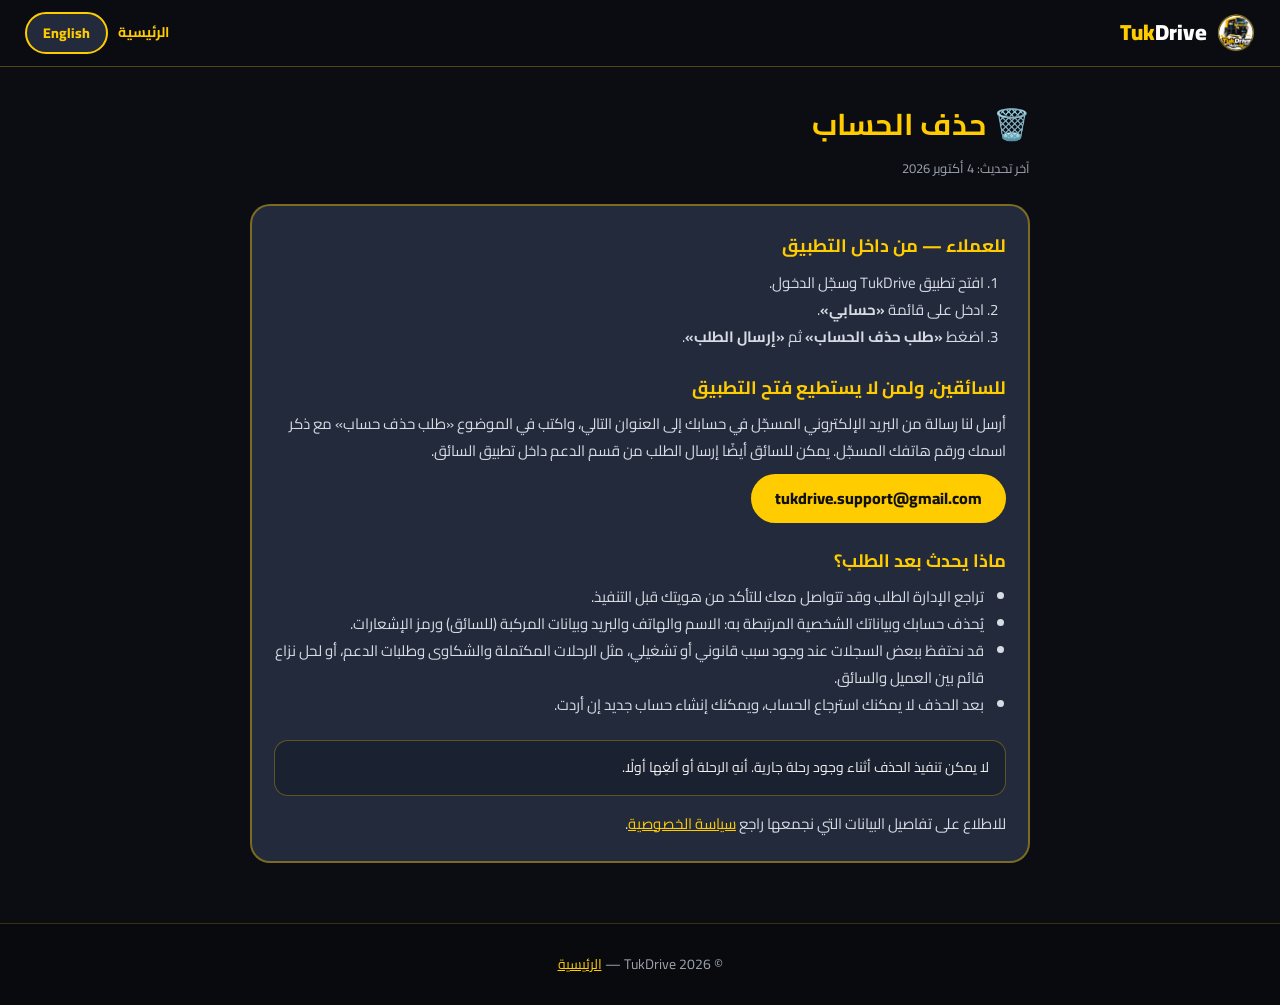
<file: delete-account.html>
<!DOCTYPE html>
<html lang="ar" dir="rtl">
<head>
    <meta charset="UTF-8">
    <meta name="viewport" content="width=device-width, initial-scale=1.0">
    <title>حذف الحساب - TukDrive</title>
    <meta name="description" content="كيفية طلب حذف حسابك وبياناتك في تطبيقي TukDrive للعملاء والسائقين.">
    <meta name="theme-color" content="#ffcc00">
    <link rel="canonical" href="https://www.tukdrive.com/delete-account.html">
    <link rel="icon" type="image/png" href="logo.png">
    <link href="https://fonts.googleapis.com/css2?family=Cairo:wght@400;600;700;800;900&display=swap" rel="stylesheet">
    <link rel="stylesheet" href="legal.css">
</head>
<body>
    <nav>
        <a href="index.html" class="brand"><img src="logo.png" alt=""><span><span class="txt-tuk">Tuk</span><span class="txt-drive">Drive</span></span></a>
        <div class="nav-actions">
            <a href="index.html" id="homeLink">الرئيسية</a>
            <button class="lang-btn" id="langBtn" type="button" onclick="toggleLang()">English</button>
        </div>
    </nav>

    <main>
        <!-- ================= العربية ================= -->
        <div class="lang-block" id="block-ar">
            <h1>🗑️ حذف الحساب</h1>
            <p class="updated">آخر تحديث: 4 أكتوبر 2026</p>

            <div class="card">
                <h2>للعملاء — من داخل التطبيق</h2>
                <ol>
                    <li>افتح تطبيق TukDrive وسجّل الدخول.</li>
                    <li>ادخل على قائمة <strong>«حسابي»</strong>.</li>
                    <li>اضغط <strong>«طلب حذف الحساب»</strong> ثم <strong>«إرسال الطلب»</strong>.</li>
                </ol>

                <h2>للسائقين، ولمن لا يستطيع فتح التطبيق</h2>
                <p>أرسل لنا رسالة من البريد الإلكتروني المسجّل في حسابك إلى العنوان التالي، واكتب في الموضوع «طلب حذف حساب» مع ذكر اسمك ورقم هاتفك المسجّل. يمكن للسائق أيضًا إرسال الطلب من قسم الدعم داخل تطبيق السائق.</p>
                <a class="mail-btn" href="mailto:tukdrive.support@gmail.com?subject=%D8%B7%D9%84%D8%A8%20%D8%AD%D8%B0%D9%81%20%D8%AD%D8%B3%D8%A7%D8%A8">tukdrive.support@gmail.com</a>

                <h2>ماذا يحدث بعد الطلب؟</h2>
                <ul>
                    <li>تراجع الإدارة الطلب وقد تتواصل معك للتأكد من هويتك قبل التنفيذ.</li>
                    <li>يُحذف حسابك وبياناتك الشخصية المرتبطة به: الاسم والهاتف والبريد وبيانات المركبة (للسائق) ورمز الإشعارات.</li>
                    <li>قد نحتفظ ببعض السجلات عند وجود سبب قانوني أو تشغيلي، مثل الرحلات المكتملة والشكاوى وطلبات الدعم، أو لحل نزاع قائم بين العميل والسائق.</li>
                    <li>بعد الحذف لا يمكنك استرجاع الحساب، ويمكنك إنشاء حساب جديد إن أردت.</li>
                </ul>

                <div class="note">لا يمكن تنفيذ الحذف أثناء وجود رحلة جارية. أنهِ الرحلة أو ألغِها أولًا.</div>
                <p style="margin-top:14px">للاطلاع على تفاصيل البيانات التي نجمعها راجع <a href="privacy.html">سياسة الخصوصية</a>.</p>
            </div>
        </div>

        <!-- ================= English ================= -->
        <div class="lang-block" id="block-en" hidden>
            <h1>🗑️ Delete Account</h1>
            <p class="updated">Last updated: 4 October 2026</p>

            <div class="card">
                <h2>Customers — inside the app</h2>
                <ol>
                    <li>Open the TukDrive app and sign in.</li>
                    <li>Go to the <strong>"My account"</strong> menu.</li>
                    <li>Tap <strong>"Request account deletion"</strong>, then <strong>"Send request"</strong>.</li>
                </ol>

                <h2>Drivers, and anyone who cannot open the app</h2>
                <p>Email us from the address registered on your account, with the subject "Account deletion request", and include your name and registered phone number. Drivers can also send the request from the support section inside the driver app.</p>
                <a class="mail-btn" href="mailto:tukdrive.support@gmail.com?subject=Account%20deletion%20request">tukdrive.support@gmail.com</a>

                <h2>What happens after the request?</h2>
                <ul>
                    <li>Our team reviews the request and may contact you to confirm your identity before acting.</li>
                    <li>Your account and the personal data linked to it are deleted: name, phone, email, vehicle details (drivers) and the notification token.</li>
                    <li>We may keep some records where there is a legal or operational reason, such as completed trips, complaints and support requests, or to resolve an open dispute between a customer and a driver.</li>
                    <li>Once deleted, the account cannot be restored. You can create a new one if you wish.</li>
                </ul>

                <div class="note">Deletion cannot be carried out while a trip is in progress. Finish or cancel the trip first.</div>
                <p style="margin-top:14px">For details of the data we collect, see the <a href="privacy.html">Privacy Policy</a>.</p>
            </div>
        </div>
    </main>

    <footer>© 2026 TukDrive — <a href="index.html" id="footHome">الرئيسية</a></footer>

    <script>
        function setLang(l) {
            var ar = l === 'ar';
            document.documentElement.lang = l;
            document.documentElement.dir = ar ? 'rtl' : 'ltr';
            document.getElementById('block-ar').hidden = !ar;
            document.getElementById('block-en').hidden = ar;
            document.getElementById('langBtn').textContent = ar ? 'English' : 'العربية';
            document.getElementById('homeLink').textContent = ar ? 'الرئيسية' : 'Home';
            document.getElementById('footHome').textContent = ar ? 'الرئيسية' : 'Home';
            document.title = ar ? 'حذف الحساب - TukDrive' : 'Delete Account - TukDrive';
            try { localStorage.setItem('tukdrive_lang', l); } catch (e) {}
        }
        function toggleLang() { setLang(document.documentElement.lang === 'ar' ? 'en' : 'ar'); }
        try { if (localStorage.getItem('tukdrive_lang') === 'en') setLang('en'); } catch (e) {}
    </script>
</body>
</html>
</file>
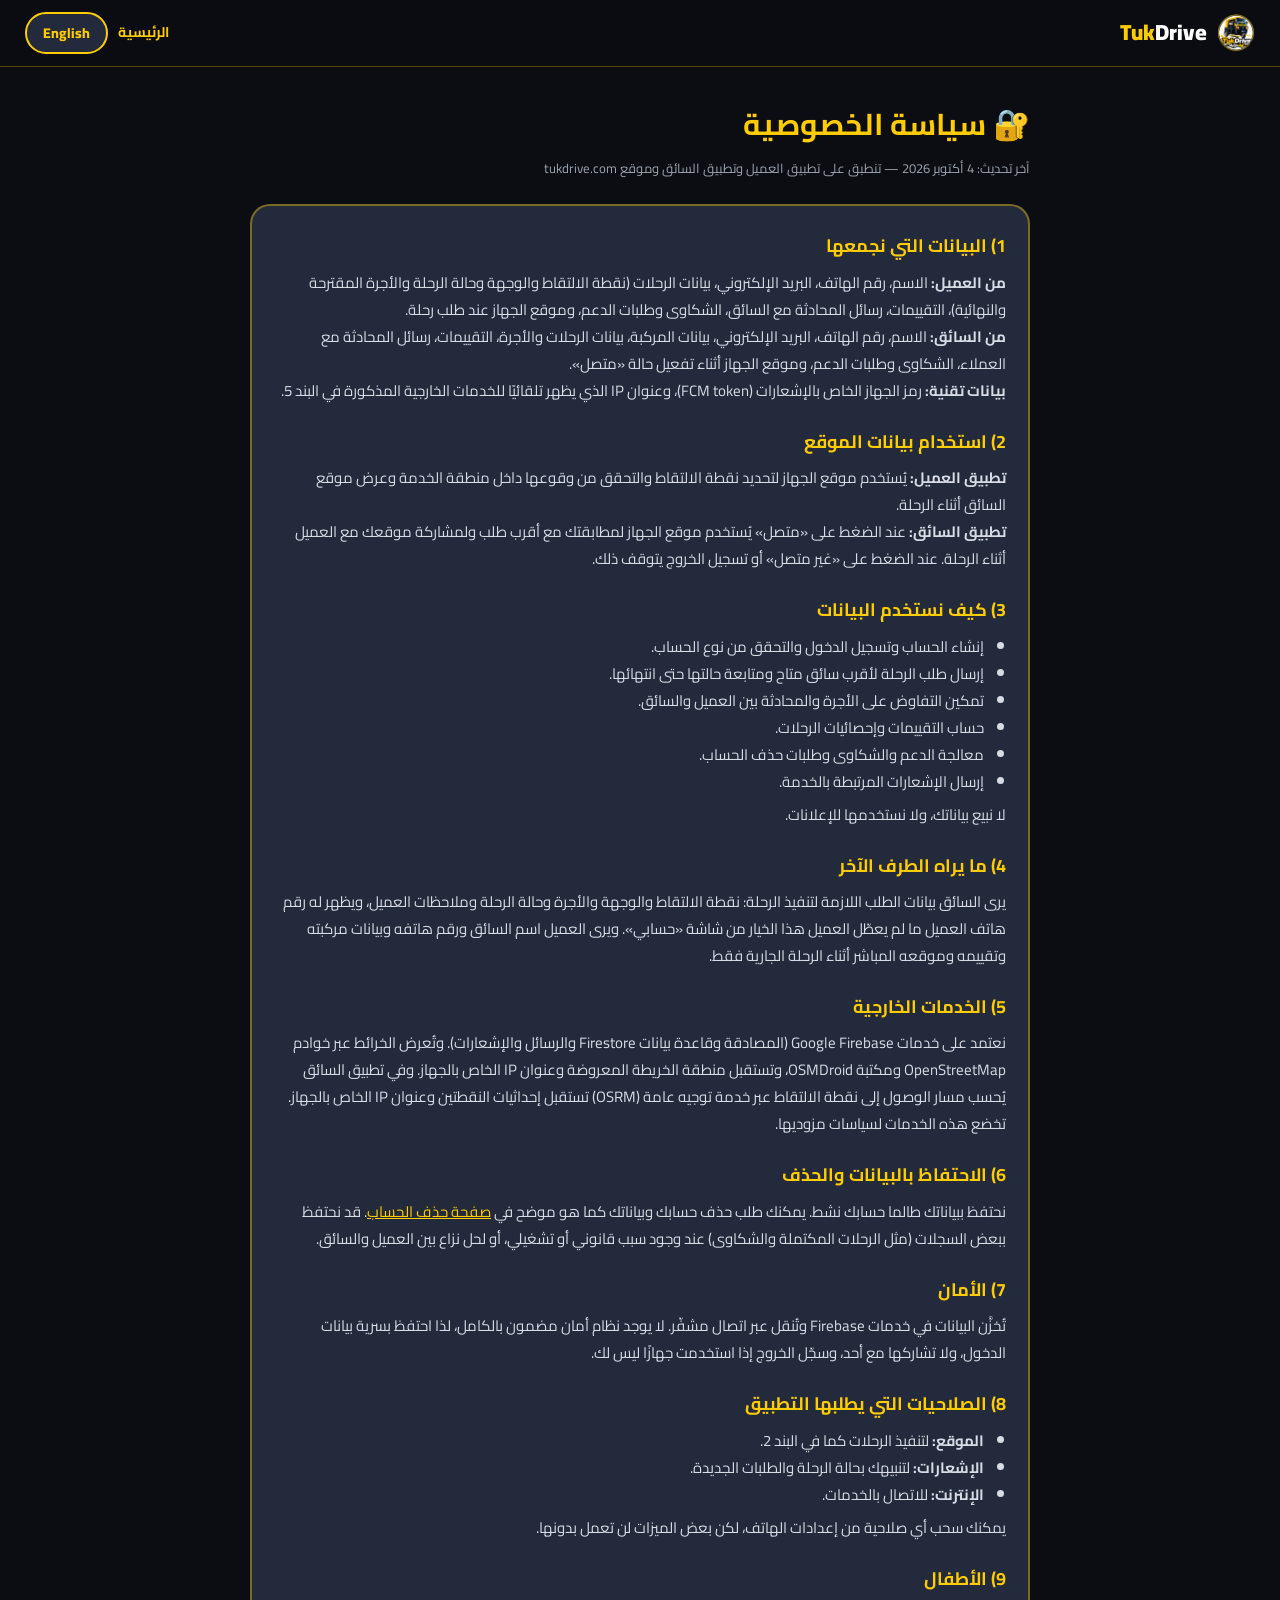
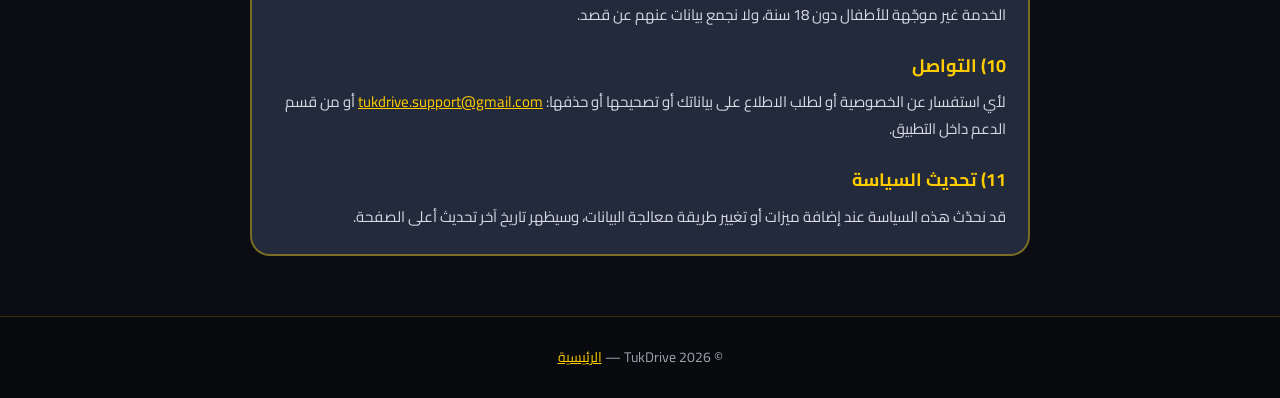
<file: privacy.html>
<!DOCTYPE html>
<html lang="ar" dir="rtl">
<head>
    <meta charset="UTF-8">
    <meta name="viewport" content="width=device-width, initial-scale=1.0">
    <title>سياسة الخصوصية - TukDrive</title>
    <meta name="description" content="سياسة الخصوصية لتطبيقي TukDrive للعملاء والسائقين: ما البيانات التي نجمعها وكيف نستخدمها وكيف تحذف حسابك.">
    <meta name="theme-color" content="#ffcc00">
    <link rel="canonical" href="https://www.tukdrive.com/privacy.html">
    <link rel="icon" type="image/png" href="logo.png">
    <link href="https://fonts.googleapis.com/css2?family=Cairo:wght@400;600;700;800;900&display=swap" rel="stylesheet">
    <link rel="stylesheet" href="legal.css">
</head>
<body>
    <nav>
        <a href="index.html" class="brand"><img src="logo.png" alt=""><span><span class="txt-tuk">Tuk</span><span class="txt-drive">Drive</span></span></a>
        <div class="nav-actions">
            <a href="index.html" id="homeLink">الرئيسية</a>
            <button class="lang-btn" id="langBtn" type="button" onclick="toggleLang()">English</button>
        </div>
    </nav>

    <main>
        <!-- ================= العربية ================= -->
        <div class="lang-block" id="block-ar">
            <h1>🔐 سياسة الخصوصية</h1>
            <p class="updated">آخر تحديث: 4 أكتوبر 2026 — تنطبق على تطبيق العميل وتطبيق السائق وموقع tukdrive.com</p>

            <div class="card">
                <h2>1) البيانات التي نجمعها</h2>
                <p><strong>من العميل:</strong> الاسم، رقم الهاتف، البريد الإلكتروني، بيانات الرحلات (نقطة الالتقاط والوجهة وحالة الرحلة والأجرة المقترحة والنهائية)، التقييمات، رسائل المحادثة مع السائق، الشكاوى وطلبات الدعم، وموقع الجهاز عند طلب رحلة.</p>
                <p><strong>من السائق:</strong> الاسم، رقم الهاتف، البريد الإلكتروني، بيانات المركبة، بيانات الرحلات والأجرة، التقييمات، رسائل المحادثة مع العملاء، الشكاوى وطلبات الدعم، وموقع الجهاز أثناء تفعيل حالة «متصل».</p>
                <p><strong>بيانات تقنية:</strong> رمز الجهاز الخاص بالإشعارات (FCM token)، وعنوان IP الذي يظهر تلقائيًا للخدمات الخارجية المذكورة في البند 5.</p>

                <h2>2) استخدام بيانات الموقع</h2>
                <p><strong>تطبيق العميل:</strong> يُستخدم موقع الجهاز لتحديد نقطة الالتقاط والتحقق من وقوعها داخل منطقة الخدمة وعرض موقع السائق أثناء الرحلة.</p>
                <p><strong>تطبيق السائق:</strong> عند الضغط على «متصل» يُستخدم موقع الجهاز لمطابقتك مع أقرب طلب ولمشاركة موقعك مع العميل أثناء الرحلة. عند الضغط على «غير متصل» أو تسجيل الخروج يتوقف ذلك.</p>

                <h2>3) كيف نستخدم البيانات</h2>
                <ul>
                    <li>إنشاء الحساب وتسجيل الدخول والتحقق من نوع الحساب.</li>
                    <li>إرسال طلب الرحلة لأقرب سائق متاح ومتابعة حالتها حتى انتهائها.</li>
                    <li>تمكين التفاوض على الأجرة والمحادثة بين العميل والسائق.</li>
                    <li>حساب التقييمات وإحصائيات الرحلات.</li>
                    <li>معالجة الدعم والشكاوى وطلبات حذف الحساب.</li>
                    <li>إرسال الإشعارات المرتبطة بالخدمة.</li>
                </ul>
                <p>لا نبيع بياناتك، ولا نستخدمها للإعلانات.</p>

                <h2>4) ما يراه الطرف الآخر</h2>
                <p>يرى السائق بيانات الطلب اللازمة لتنفيذ الرحلة: نقطة الالتقاط والوجهة والأجرة وحالة الرحلة وملاحظات العميل، ويظهر له رقم هاتف العميل ما لم يعطّل العميل هذا الخيار من شاشة «حسابي». ويرى العميل اسم السائق ورقم هاتفه وبيانات مركبته وتقييمه وموقعه المباشر أثناء الرحلة الجارية فقط.</p>

                <h2>5) الخدمات الخارجية</h2>
                <p>نعتمد على خدمات Google Firebase (المصادقة وقاعدة بيانات Firestore والرسائل والإشعارات). وتُعرض الخرائط عبر خوادم OpenStreetMap ومكتبة OSMDroid، وتستقبل منطقة الخريطة المعروضة وعنوان IP الخاص بالجهاز. وفي تطبيق السائق يُحسب مسار الوصول إلى نقطة الالتقاط عبر خدمة توجيه عامة (OSRM) تستقبل إحداثيات النقطتين وعنوان IP الخاص بالجهاز. تخضع هذه الخدمات لسياسات مزوديها.</p>

                <h2>6) الاحتفاظ بالبيانات والحذف</h2>
                <p>نحتفظ ببياناتك طالما حسابك نشط. يمكنك طلب حذف حسابك وبياناتك كما هو موضح في <a href="delete-account.html">صفحة حذف الحساب</a>. قد نحتفظ ببعض السجلات (مثل الرحلات المكتملة والشكاوى) عند وجود سبب قانوني أو تشغيلي، أو لحل نزاع بين العميل والسائق.</p>

                <h2>7) الأمان</h2>
                <p>تُخزَّن البيانات في خدمات Firebase وتُنقل عبر اتصال مشفّر. لا يوجد نظام أمان مضمون بالكامل، لذا احتفظ بسرية بيانات الدخول، ولا تشاركها مع أحد، وسجّل الخروج إذا استخدمت جهازًا ليس لك.</p>

                <h2>8) الصلاحيات التي يطلبها التطبيق</h2>
                <ul>
                    <li><strong>الموقع:</strong> لتنفيذ الرحلات كما في البند 2.</li>
                    <li><strong>الإشعارات:</strong> لتنبيهك بحالة الرحلة والطلبات الجديدة.</li>
                    <li><strong>الإنترنت:</strong> للاتصال بالخدمات.</li>
                </ul>
                <p>يمكنك سحب أي صلاحية من إعدادات الهاتف، لكن بعض الميزات لن تعمل بدونها.</p>

                <h2>9) الأطفال</h2>
                <p>الخدمة غير موجّهة للأطفال دون 18 سنة، ولا نجمع بيانات عنهم عن قصد.</p>

                <h2>10) التواصل</h2>
                <p>لأي استفسار عن الخصوصية أو لطلب الاطلاع على بياناتك أو تصحيحها أو حذفها: <a href="mailto:tukdrive.support@gmail.com">tukdrive.support@gmail.com</a> أو من قسم الدعم داخل التطبيق.</p>

                <h2>11) تحديث السياسة</h2>
                <p>قد نحدّث هذه السياسة عند إضافة ميزات أو تغيير طريقة معالجة البيانات، وسيظهر تاريخ آخر تحديث أعلى الصفحة.</p>
            </div>
        </div>

        <!-- ================= English ================= -->
        <div class="lang-block" id="block-en" hidden>
            <h1>🔐 Privacy Policy</h1>
            <p class="updated">Last updated: 4 October 2026 — applies to the TukDrive customer app, the driver app and tukdrive.com</p>

            <div class="card">
                <h2>1) Data we collect</h2>
                <p><strong>From customers:</strong> name, phone number, email, trip data (pickup, destination, trip status, proposed and final fare), ratings, chat messages with the driver, complaints and support requests, and the device location when you request a ride.</p>
                <p><strong>From drivers:</strong> name, phone number, email, vehicle details, trip and fare data, ratings, chat messages with customers, complaints and support requests, and the device location while you are set to "online".</p>
                <p><strong>Technical data:</strong> the device push-notification token (FCM token), and the IP address that is automatically visible to the external services listed in section 5.</p>

                <h2>2) How we use location</h2>
                <p><strong>Customer app:</strong> the device location is used to set the pickup point, check it falls inside a service area, and show the driver's position during the ride.</p>
                <p><strong>Driver app:</strong> when you tap "online", the device location is used to match you with the nearest request and to share your position with the customer during the ride. It stops when you go "offline" or sign out.</p>

                <h2>3) How we use data</h2>
                <ul>
                    <li>Create accounts, sign in and verify the account type.</li>
                    <li>Send ride requests to the nearest available driver and follow the trip to the end.</li>
                    <li>Enable fare negotiation and chat between customer and driver.</li>
                    <li>Calculate ratings and trip statistics.</li>
                    <li>Handle support, complaints and account deletion requests.</li>
                    <li>Send service-related notifications.</li>
                </ul>
                <p>We do not sell your data and we do not use it for advertising.</p>

                <h2>4) What the other party sees</h2>
                <p>The driver sees the request details needed for the trip: pickup, destination, fare, trip status and customer notes, plus the customer's phone number unless the customer turns this off in "My account". The customer sees the driver's name, phone number, vehicle details, rating and live location during the active trip only.</p>

                <h2>5) External services</h2>
                <p>We rely on Google Firebase (authentication, Firestore database, messaging and notifications). Maps are shown through OpenStreetMap tile servers and the OSMDroid library, which receive the map area being viewed and the device IP address. In the driver app, the route to the pickup point is calculated with a public routing service (OSRM), which receives the coordinates of the two points and the device IP address. These services are governed by their providers' policies.</p>

                <h2>6) Retention and deletion</h2>
                <p>We keep your data while your account is active. You can request deletion of your account and data as described on the <a href="delete-account.html">account deletion page</a>. We may keep some records (such as completed trips and complaints) where there is a legal or operational reason, or to resolve a dispute between a customer and a driver.</p>

                <h2>7) Security</h2>
                <p>Data is stored in Firebase services and sent over encrypted connections. No system is completely secure, so keep your login details private, do not share them, and sign out if you use a device that is not yours.</p>

                <h2>8) Permissions the apps request</h2>
                <ul>
                    <li><strong>Location:</strong> to run rides as described in section 2.</li>
                    <li><strong>Notifications:</strong> to alert you about trip status and new requests.</li>
                    <li><strong>Internet:</strong> to connect to the services.</li>
                </ul>
                <p>You can withdraw any permission in your phone settings, but some features will not work without it.</p>

                <h2>9) Children</h2>
                <p>The service is not directed to children under 18 and we do not knowingly collect their data.</p>

                <h2>10) Contact</h2>
                <p>For any privacy question, or to request access to, correction of or deletion of your data: <a href="mailto:tukdrive.support@gmail.com">tukdrive.support@gmail.com</a> or the support section inside the app.</p>

                <h2>11) Policy updates</h2>
                <p>We may update this policy when we add features or change how data is processed. The date of the last update is shown at the top of the page.</p>
            </div>
        </div>
    </main>

    <footer>© 2026 TukDrive — <a href="index.html" id="footHome">الرئيسية</a></footer>

    <script>
        function setLang(l) {
            var ar = l === 'ar';
            document.documentElement.lang = l;
            document.documentElement.dir = ar ? 'rtl' : 'ltr';
            document.getElementById('block-ar').hidden = !ar;
            document.getElementById('block-en').hidden = ar;
            document.getElementById('langBtn').textContent = ar ? 'English' : 'العربية';
            document.getElementById('homeLink').textContent = ar ? 'الرئيسية' : 'Home';
            document.getElementById('footHome').textContent = ar ? 'الرئيسية' : 'Home';
            document.title = ar ? 'سياسة الخصوصية - TukDrive' : 'Privacy Policy - TukDrive';
            try { localStorage.setItem('tukdrive_lang', l); } catch (e) {}
        }
        function toggleLang() { setLang(document.documentElement.lang === 'ar' ? 'en' : 'ar'); }
        try { if (localStorage.getItem('tukdrive_lang') === 'en') setLang('en'); } catch (e) {}
    </script>
</body>
</html>
</file>
<file: legal.css>
* { margin: 0; padding: 0; box-sizing: border-box; }
body { font-family: 'Cairo', sans-serif; background: #0b0d12; color: #f0f0f0; min-height: 100vh; line-height: 1.8; }
a:focus-visible, button:focus-visible { outline: 3px solid #ffcc00; outline-offset: 3px; }
nav { position: sticky; top: 0; z-index: 10; background: rgba(11, 13, 18, 0.95); border-bottom: 1px solid rgba(255, 204, 0, 0.3); padding: 12px 25px; display: flex; justify-content: space-between; align-items: center; }
.brand { display: flex; align-items: center; gap: 10px; text-decoration: none; font-size: 22px; font-weight: 900; }
.brand img { width: 38px; height: 38px; }
.txt-tuk { color: #ffcc00; }
.txt-drive { color: #fff; }
.nav-actions { display: flex; gap: 10px; align-items: center; }
.nav-actions a, .lang-btn { color: #ffcc00; text-decoration: none; font-weight: 700; font-size: 14px; }
.lang-btn { background: #232a3b; border: 2px solid #ffcc00; padding: 6px 16px; border-radius: 30px; cursor: pointer; font-family: inherit; font-weight: 800; }
.lang-btn:hover { background: #ffcc00; color: #000; }
main { max-width: 820px; margin: 0 auto; padding: 30px 20px 60px; }
h1 { font-size: 30px; color: #ffcc00; margin-bottom: 6px; }
.updated { color: #9ca3af; font-size: 13px; margin-bottom: 24px; }
.card { background: #232a3b; border: 2px solid rgba(255, 204, 0, 0.4); border-radius: 20px; padding: 24px 22px; }
h2 { font-size: 18px; color: #ffcc00; margin: 22px 0 6px; }
h2:first-child { margin-top: 0; }
p, li { font-size: 15px; color: #d6dbe4; }
ul, ol { padding-inline-start: 22px; margin: 6px 0; }
a { color: #ffcc00; }
.note { margin-top: 22px; padding: 14px 16px; border-radius: 14px; background: #1a2130; border: 1px solid rgba(255, 204, 0, 0.3); font-size: 14px; }
.mail-btn { display: inline-block; margin-top: 10px; background: #ffcc00; color: #111; padding: 10px 24px; border-radius: 30px; font-weight: 800; text-decoration: none; direction: ltr; }
footer { text-align: center; padding: 28px 20px; background: #080a0d; border-top: 1px solid rgba(255, 204, 0, 0.2); color: #9ca3af; font-size: 14px; }
.lang-block[hidden] { display: none; }
</file>
